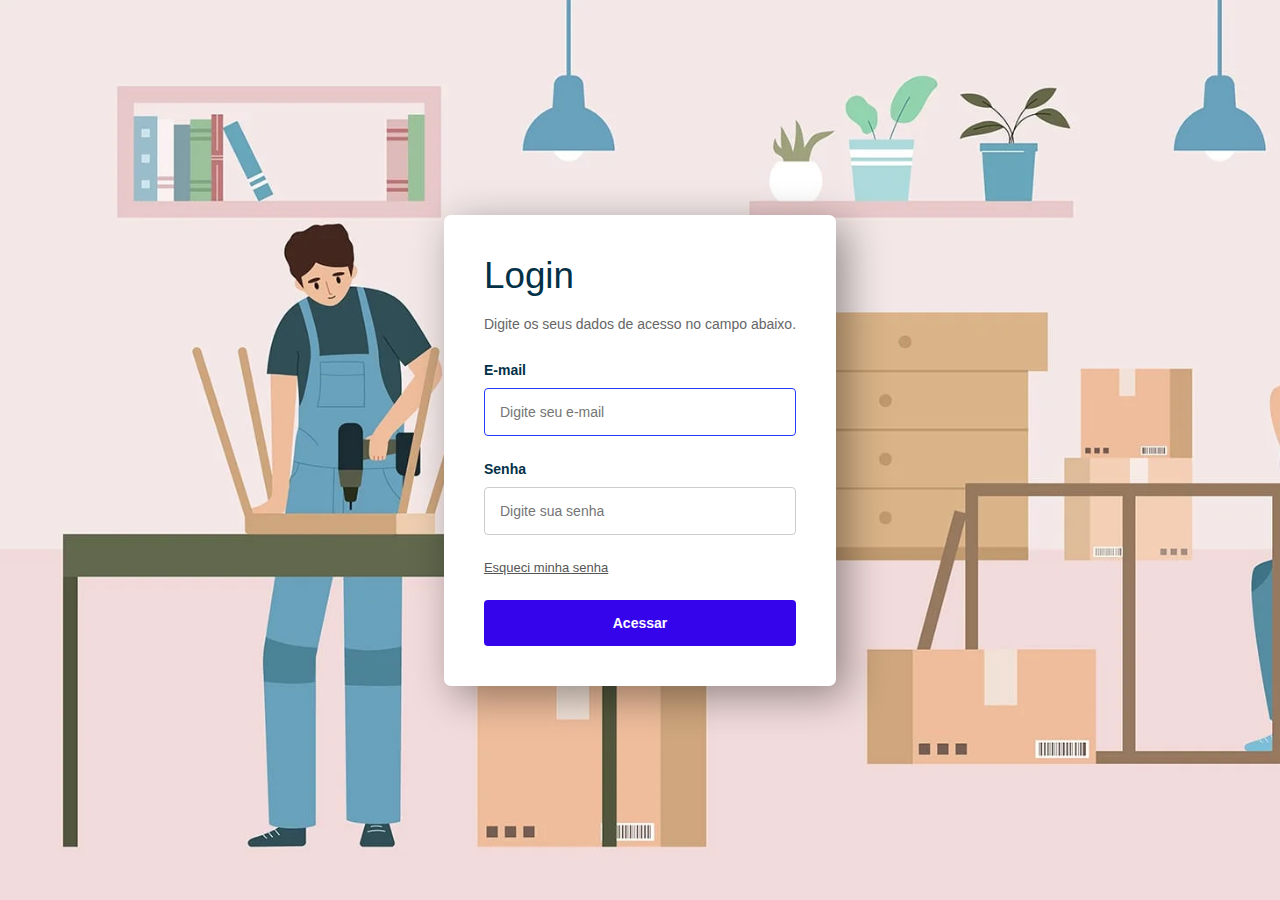
<file: index.html>
<!DOCTYPE html>
<html lang="pt-BR">

<head>
    <meta charset="UTF-8">
    <meta http-equiv="X-UA-Compatible" content="IE=edge">
    <meta name="viewport" content="width=device-width, initial-scale=1.0">
    <title>Login</title>
    <link rel="stylesheet" href="main.css">
</head>

<body>
    <div class="page">
        <form method="POST" class="formLogin" action="painelDeControle.html">
            <h1>Login</h1>
            <p>Digite os seus dados de acesso no campo abaixo.</p>
            <label for="email">E-mail</label>
            <input type="email" placeholder="Digite seu e-mail" autofocus="true" />
            <label for="password">Senha</label>
            <input type="password" placeholder="Digite sua senha" />
            <a href="/">Esqueci minha senha</a>
            <input type="submit" value="Acessar" class="btn" />
        </form>
    </div>

</body>

</html>
</file>
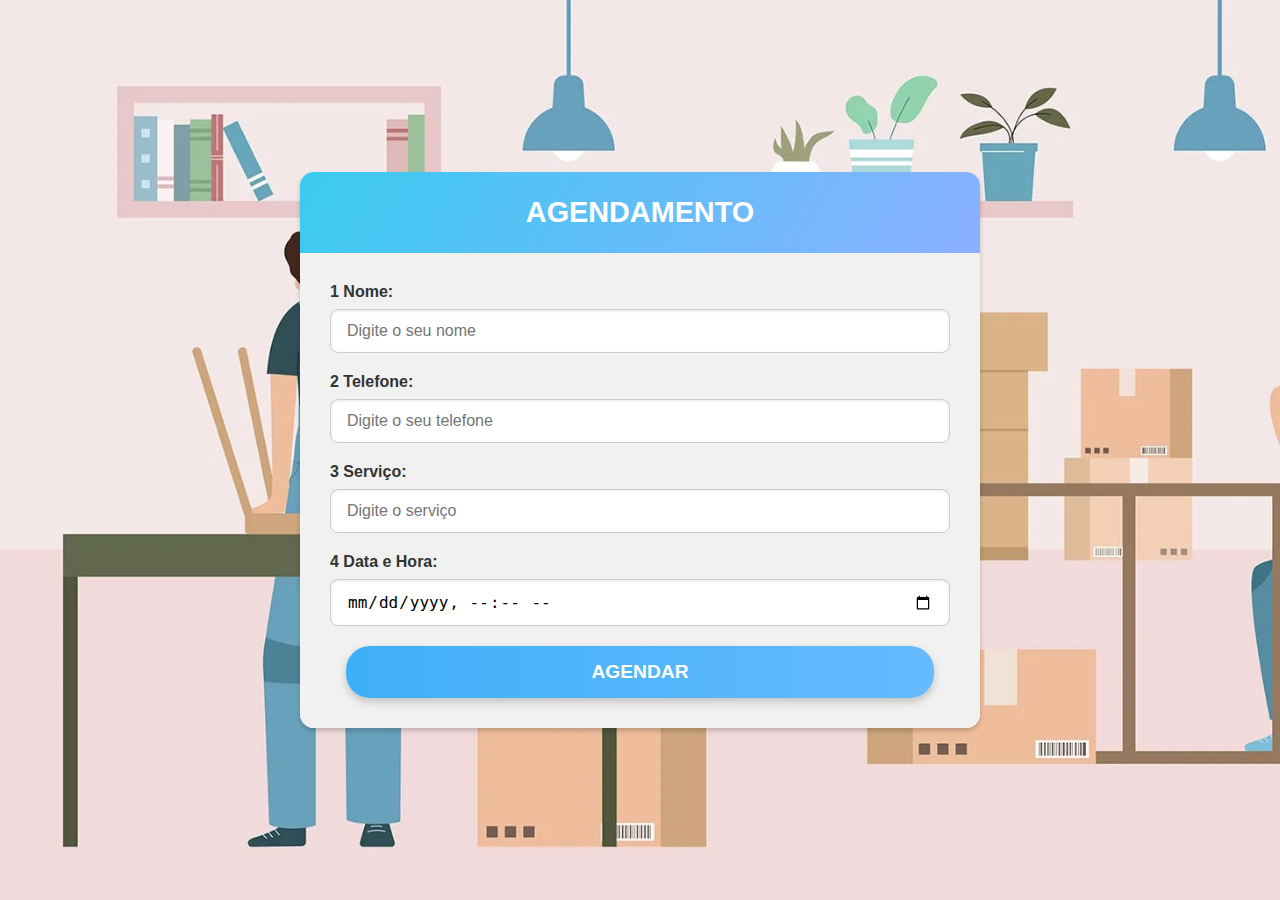
<file: agendamento.html>
<!DOCTYPE html>
<html lang="pt-BR">
<head>
  <meta charset="UTF-8" />
  <meta name="viewport" content="width=device-width, initial-scale=1.0"/>
  <title>Agendamento</title>
  <link rel="stylesheet" href="adm.css"/>
</head>
<body>
  <div class="container">
    <div class="header">
      <h2>Agendamento</h2>
    </div>

    <form name="frmAgendamento" action="#" class="form-cadastro">
      <div class="form-group">
        <label for="nome">1 Nome:</label>
        <input
          id="nome"
          type="text"
          name="nome"
          placeholder="Digite o seu nome"
          required
        />
      </div>

      <div class="form-group">
        <label for="telefone">2 Telefone:</label>
        <input
          id="telefone"
          type="text"
          name="telefone"
          placeholder="Digite o seu telefone"
          required
        />
      </div>

      <div class="form-group">
        <label for="servico">3 Serviço:</label>
        <input
          id="servico"
          type="text"
          name="servico"
          placeholder="Digite o serviço"
          required
        />
      </div>

      <div class="form-group">
        <label for="dataHora">4 Data e Hora:</label>
        <input
          id="dataHora"
          type="datetime-local"
          name="dataHora"
          required
        />
      </div>

      <button type="submit" class="btn-submit">Agendar</button>
    </form>
  </div>

</body>
</html>
</file>
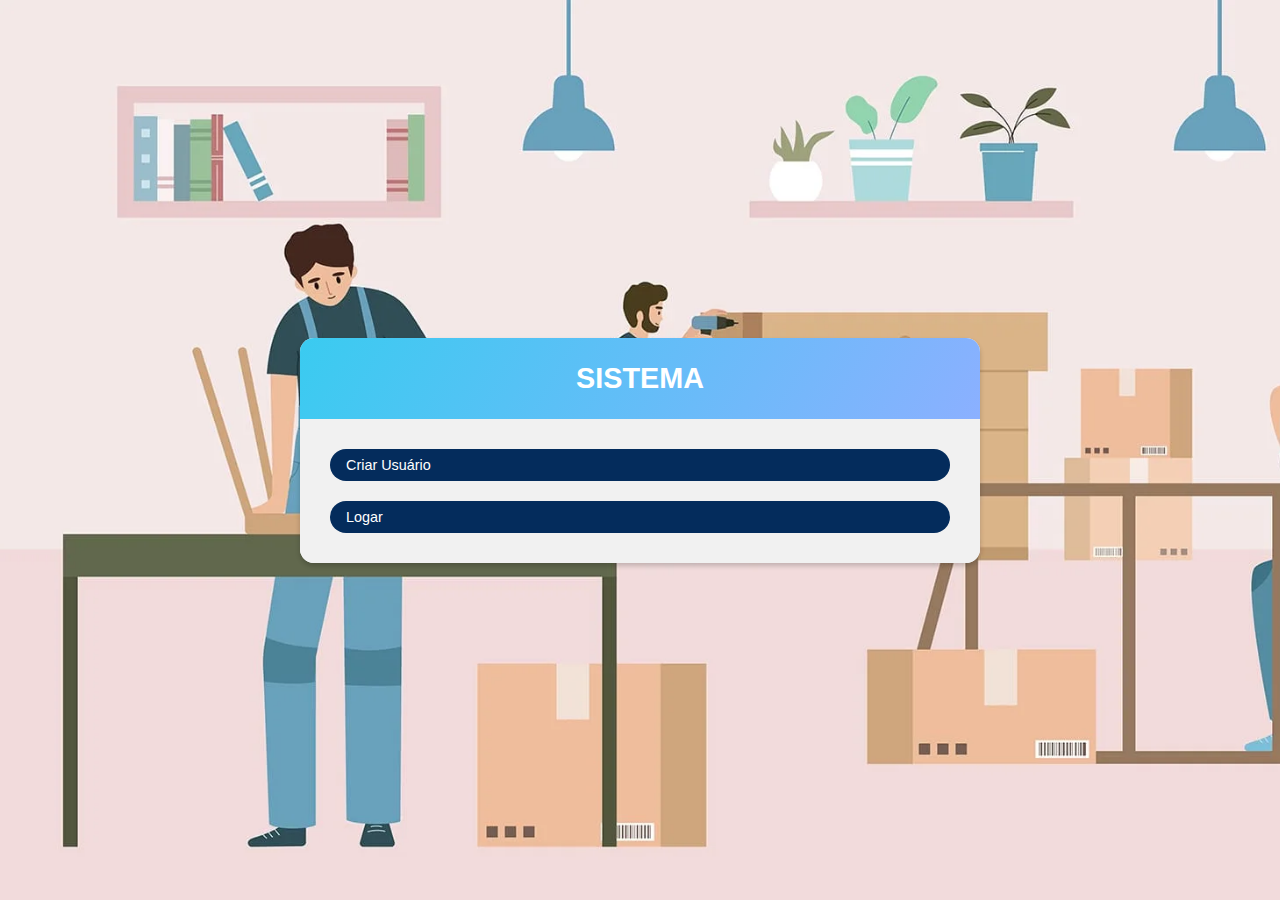
<file: sistema.html>
<!DOCTYPE html>
<html lang="pt-BR">
<head>
  <meta charset="UTF-8" />
  <meta name="viewport" content="width=device-width, initial-scale=1.0"/>
  <title>Sistema</title>
  <link rel="stylesheet" href="adm.css"/>
</head>
<body>
  <div class="container">
    <div class="header">
      <h2>Sistema</h2>
    </div>

    <div class="form-cadastro">
      <a href="cad_usuario.html" class="btn-small">Criar Usuário</a>
      <a href="index.html" class="btn-small">Logar</a>
    </div>
  </div>
</body>
</html>
</file>
<file: main.css>
body {
    font-family: 'Inter', sans-serif;
    margin: 0;
    padding: 0;
    color: #023047
}

.page {
    display: flex;
    flex-direction: column;
    align-items: center;
    align-content: center;
    justify-content: center;
    width: 100%;
    height: 100vh;
    background-image: url('montagem-de-moveis-ilustrada.jpg.webp');
    background-size: cover;
}

.formLogin {
    display: flex;
    flex-direction: column;
    background-color: #fff;
    border-radius: 7px;
    padding: 40px;
    box-shadow: 10px 10px 40px rgba(0, 0, 0, 0.4);
    gap: 5px
}

.areaLogin img {
    width: 420px;
}

.formLogin h1 {
    padding: 0;
    margin: 0;
    font-weight: 500;
    font-size: 2.3em;
}

.formLogin p {
    display: inline-block;
    font-size: 14px;
    color: #666;
    margin-bottom: 25px;
}

.formLogin input {
    padding: 15px;
    font-size: 14px;
    border: 1px solid #ccc;
    margin-bottom: 20px;
    margin-top: 5px;
    border-radius: 4px;
    transition: all linear 160ms;
    outline: none;
}


.formLogin input:focus {
    border: 1px solid #253af7;
}

.formLogin label {
    font-size: 14px;
    font-weight: 600;
}

.formLogin a {
    display: inline-block;
    margin-bottom: 20px;
    font-size: 13px;
    color: #555;
    transition: all linear 160ms;
}

.formLogin a:hover {
    color: #4c25f7;
}

.btn {
    background-color: #3604eb;
    color: #fff;
    font-size: 14px;
    font-weight: 600;
    border: none !important;
    transition: all linear 160ms;
    cursor: pointer;
    margin: 0 !important;

}

.btn:hover {
    transform: scale(1.05);
    background-color: #0648ff;

}
</file>
<file: adm.css>
* {
  margin: 0;
  padding: 0;
  box-sizing: border-box;
}

body {
  font-family: "Poppins", sans-serif;
  background-image: url('montagem-de-moveis-ilustrada.jpg.webp');
  background-size: cover;
  display: flex;
  justify-content: center;
  align-items: center;
  min-height: 100vh;
}

.container {
  background-color: #fff;
  width: 680px;
  max-width: 90%;
  border-radius: 14px;
  box-shadow: 0 3px 5px rgba(0, 0, 0, 0.2);
  overflow: hidden;
}

.header {
  background: linear-gradient(120deg, #3acbf0 0%, #8bb0ff 100%);
  padding: 24px;
  text-align: center;
  color: #fff;
}

.header h2 {
  margin: 0;
  font-size: 1.8rem;
  text-transform: uppercase;
}

.form-cadastro {
  background-color: #f1f1f1;
  padding: 30px;
  display: flex;
  flex-direction: column;
  gap: 20px;
}

.form-group {
  display: flex;
  flex-direction: column;
}

.form-group label {
  font-weight: 600;
  margin-bottom: 8px;
  color: #333;
  display: block;
}

.form-group input,
.form-group select {
  padding: 12px 16px;
  border: 1px solid #ccc;
  border-radius: 8px;
  background-color: #fff;
  box-shadow: inset 0 1px 3px rgba(0, 0, 0, 0.1);
  font-size: 1rem;
  transition: border-color 0.3s;
}

.form-group input:focus,
.form-group select:focus {
  border-color: #66bbff;
}

.btn-submit {
  background: linear-gradient(90deg, #3EAFF7, #66bbff);
  color: white;
  font-size: 1.2rem;
  font-weight: bold;
  text-transform: uppercase;
  border: none;
  border-radius: 24px;
  padding: 15px;
  cursor: pointer;
  width: calc(100% - 32px);
  margin: 0 16px;
  box-shadow: 0 4px 8px rgba(0, 0, 0, 0.2);
  transition: background 0.3s ease;
}

.btn-submit:hover {
  background: linear-gradient(90deg, #42a5f5, #66bbff);
}

.dash-buttons {
  margin-top: 10px;
  display: flex;
  gap: 10px;
  justify-content: center;
}

.btn-small {
  background: #042c5c;      
  color: #fff;
  padding: 8px 16px;
  border-radius: 20px;
  text-decoration: none;
  font-size: 0.9rem;
}

.chart-container {
  width: 100%;
  max-width: 680px;
  margin: 20px auto;
  padding: 0 16px;
}

.table-wrapper {
  overflow-x: auto;
  padding: 0 16px 24px;
}

.table-wrapper table {
  width: 100%;
  border-collapse: collapse;
  margin-top: 16px;
}

.table-wrapper th,
.table-wrapper td {
  padding: 12px;
  border: 1px solid #ddd;
  text-align: left;
}

.table-wrapper th {
  background: #66bbff;
  color: #fff;
  font-weight: 600;
  font-size: 0.95rem;
}

.btn-delete {
  background: #d32f2f;
  padding: 4px 8px;
  border: none;
  border-radius: 4px;
  color: #fff;
  cursor: pointer;
  font-size: 0.8rem;
}
</file>
